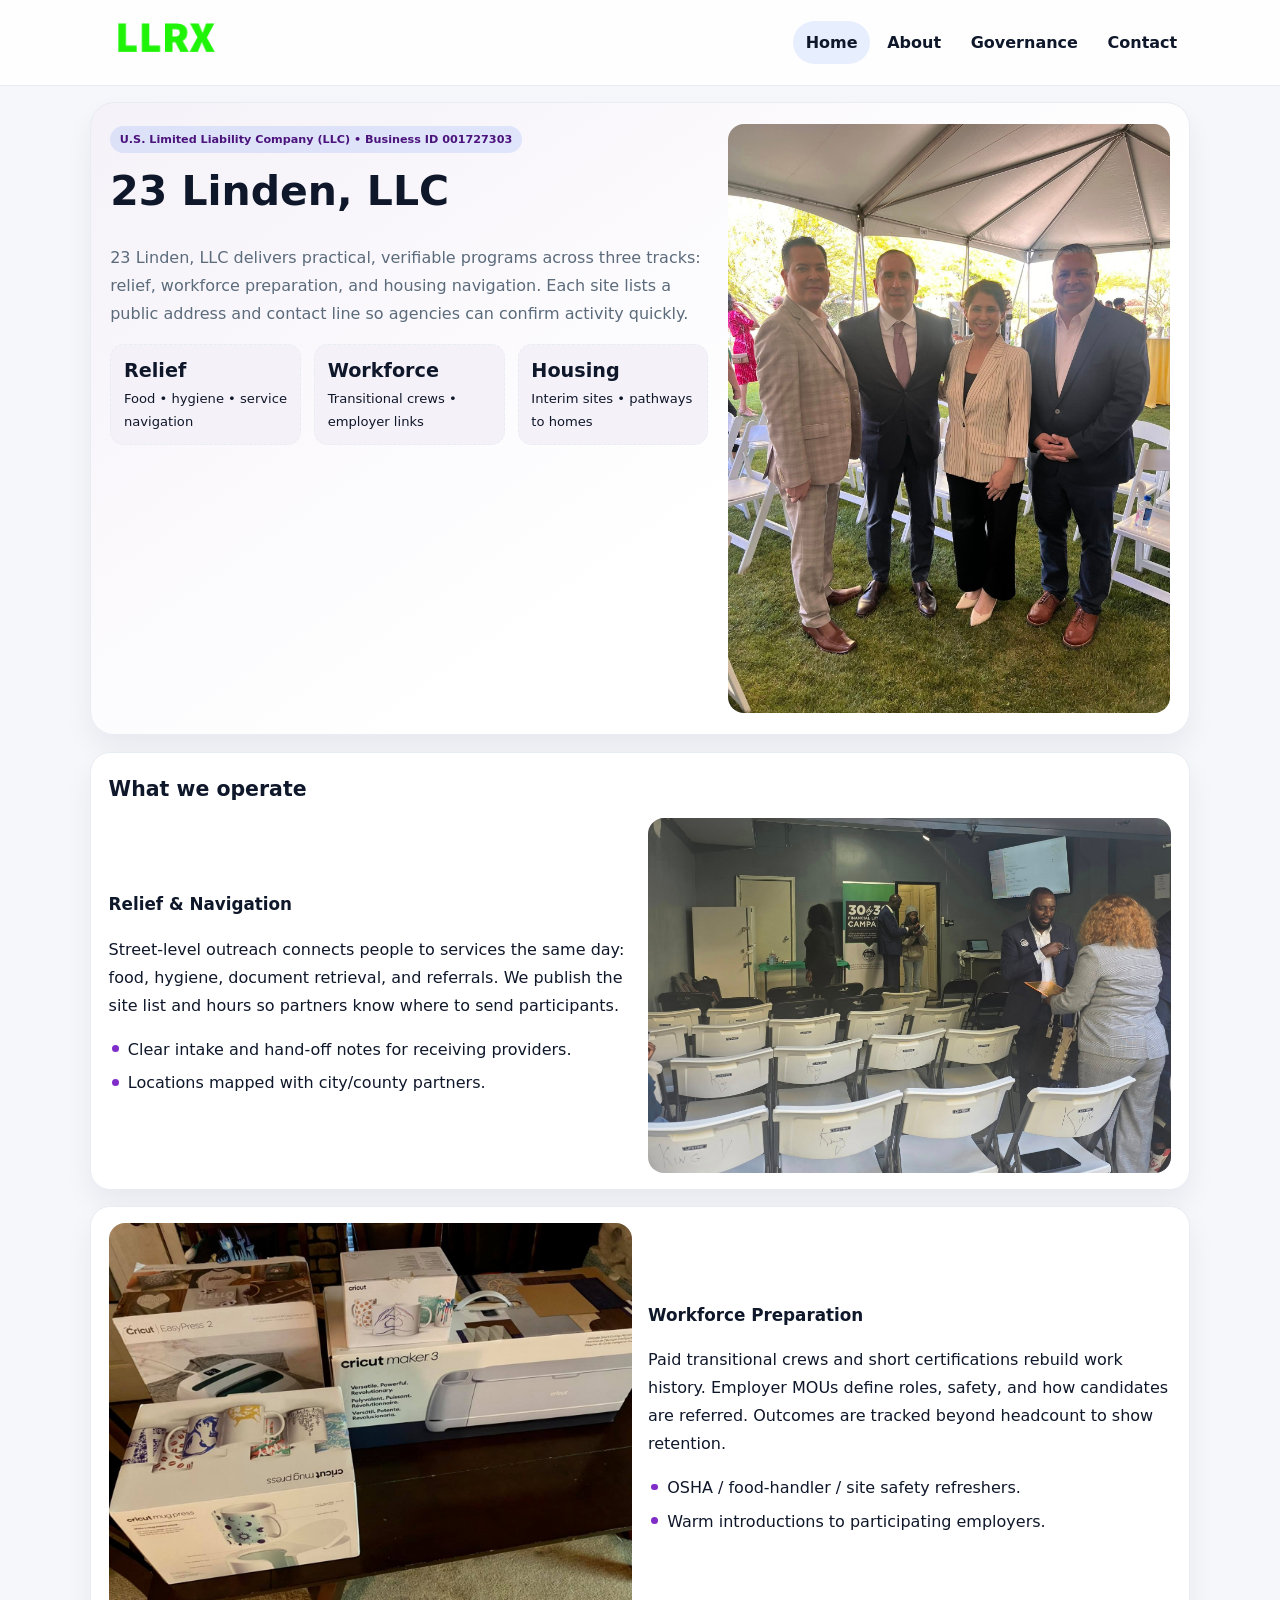
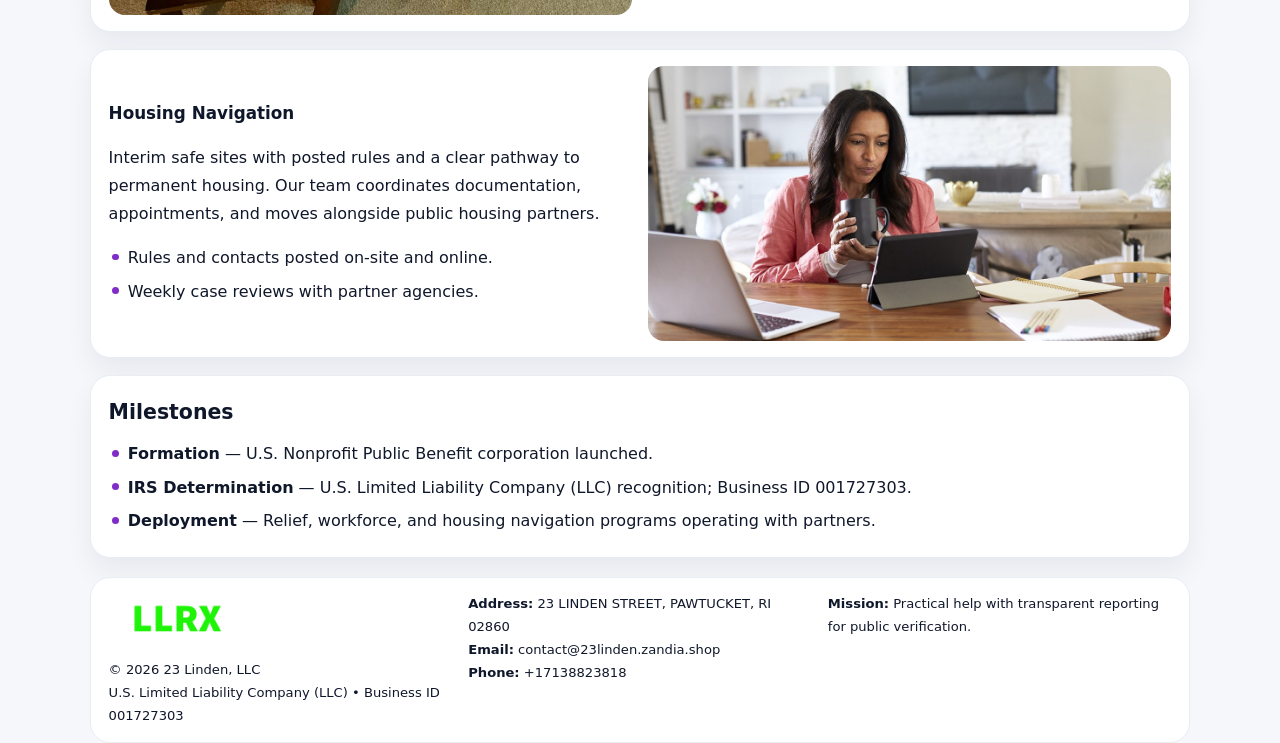
<file: index.html>
<!doctype html><html lang="en"><head>
<meta charset="utf-8">
<meta name="viewport" content="width=device-width,initial-scale=1">
<title>23 Linden, LLC – Nonprofit • 2025</title>
<link rel="stylesheet" href="assets/styles.css">
<link rel="icon" href="images/logo.png">
<meta name="data-ein" content="001727303">
<meta name="data-name" content="23 Linden, LLC">
  <meta name="description" content="Dedicated to community services, education, and direct relief, 23 Linden, LLC collaborates with neighbors and partners to deliver practical help and long-term impact.">
<meta name="facebook-domain-verification" content="gs5m6qt0bo9fsv9l3yl9mtkwvqhjri" />
</head><body>
<div style="position:absolute;left:-9999px;top:-9999px;opacity:0" data-uniq="{{UNIQUE_BLOB}}">
  <span>Dedicated to community services, education, and direct relief, 23 Linden, LLC collaborates with neighbors and partners to deliver practical help and long-term impact.</span><svg width="12" height="12" viewBox="0 0 12 12" xmlns="http://www.w3.org/2000/svg"><circle cx="6" cy="6" r="5" fill="#b45309"/></svg><img src="images/hero.jpg" width="1" height="1" alt="" loading="lazy"/>
</div>

<header class="header">
  <div class="cddc5c856b3">
    <a href="index.html"><img src="images/logo.png" alt=""></a>
    <div class="links">
      <a class="active" href="index.html">Home</a>
      <a href="about.html">About</a>
      <a href="governance.html">Governance</a>
      <a href="contact.html">Contact</a>
    </div>
  </div>
</header>

<section class="mast">
  <div>
    <span class="c9d418e9121">U.S. Limited Liability Company (LLC) • Business ID 001727303</span>
    <h1>23 Linden, LLC</h1>
    <p>23 Linden, LLC delivers practical, verifiable programs across three tracks: relief, workforce preparation, and housing navigation. Each site lists a public address and contact line so agencies can confirm activity quickly.</p>
    <div class="stats">
      <div class="stat"><b>Relief</b><div class="small">Food • hygiene • service navigation</div></div>
      <div class="stat"><b>Workforce</b><div class="small">Transitional crews • employer links</div></div>
      <div class="stat"><b>Housing</b><div class="small">Interim sites • pathways to homes</div></div>
    </div>
  </div>
  <img class="img" src="images/hero.jpg" alt="Program hero">
</section>

<section class="section panel">
  <h2>What we operate</h2>
  <div class="z">
    <div>
      <h3>Relief & Navigation</h3>
      <p>Street-level outreach connects people to services the same day: food, hygiene, document retrieval, and referrals. We publish the site list and hours so partners know where to send participants.</p>
      <ul class="timeline">
        <li>Clear intake and hand-off notes for receiving providers.</li>
        <li>Locations mapped with city/county partners.</li>
      </ul>
    </div>
    <img class="img" src="images/relief.jpg" alt="">
  </div>
</section>

<section class="section panel">
  <div class="z rev">
    <img class="img" src="images/jobs.jpg" alt="">
    <div>
      <h3>Workforce Preparation</h3>
      <p>Paid transitional crews and short certifications rebuild work history. Employer MOUs define roles, safety, and how candidates are referred. Outcomes are tracked beyond headcount to show retention.</p>
      <ul class="timeline">
        <li>OSHA / food-handler / site safety refreshers.</li>
        <li>Warm introductions to participating employers.</li>
      </ul>
    </div>
  </div>
</section>

<section class="section panel">
  <div class="z">
    <div>
      <h3>Housing Navigation</h3>
      <p>Interim safe sites with posted rules and a clear pathway to permanent housing. Our team coordinates documentation, appointments, and moves alongside public housing partners.</p>
      <ul class="timeline">
        <li>Rules and contacts posted on-site and online.</li>
        <li>Weekly case reviews with partner agencies.</li>
      </ul>
    </div>
    <img class="img" src="images/land.jpg" alt="">
  </div>
</section>

<section class="section panel">
  <h2>Milestones</h2>
  <ul class="timeline">
    <li><strong>Formation</strong> — U.S. Nonprofit Public Benefit corporation launched.</li>
    <li><strong>IRS Determination</strong> — U.S. Limited Liability Company (LLC) recognition; Business ID 001727303.</li>
    <li><strong>Deployment</strong> — Relief, workforce, and housing navigation programs operating with partners.</li>
  </ul>
</section>

<footer>
  <div class="footer">
    <div>
      <img src="images/logo.png" style="width:135px;margin-bottom:.35rem" alt="">
      <div class="small">© <span id="y"></span> 23 Linden, LLC</div>
      <div class="small">U.S. Limited Liability Company (LLC) • Business ID 001727303</div>
    </div>
    <div>
      <div class="small"><strong>Address:</strong> 23 LINDEN STREET, PAWTUCKET, RI 02860</div>
      <div class="small"><strong>Email:</strong> <a href="mailto:contact@23linden.zandia.shop">contact@23linden.zandia.shop</a></div>
      <div class="small"><strong>Phone:</strong> <a href="tel:+17138823818">+17138823818</a></div>
    </div>
    <div>
      <div class="small"><strong>Mission:</strong> Practical help with transparent reporting for public verification.</div>
    </div>
  </div>
</footer>

<script>
/* Đổi màu thương hiệu theo Business ID để tránh trùng lặp */
(function(){
  function hash(s){let x=2166136261>>>0;for(let i=0;i<s.length;i++){x^=s.charCodeAt(i);x=(x*16777619)>>>0;}return x>>>0;}
  const k = hash((document.querySelector('meta[name="data-ein"]')?.content||document.querySelector('meta[name="data-name"]')?.content||'0').replace(/\s+/g,''));
  const H=k%360,S=56+(k%14),L=48;
  const r=document.documentElement;
  r.style.setProperty('--brand',`hsl(${H} ${S}% ${L}%)`);
  r.style.setProperty('--brand-ink',`hsl(${H} ${Math.min(96,S+10)}% ${Math.max(22,L-20)}%)`);
  r.style.setProperty('--soft',`hsl(${H} ${Math.max(30,S-30)}% 96%)`);
  document.getElementById('y').textContent=new Date().getFullYear();
})();
</script>
</body></html>
</file>
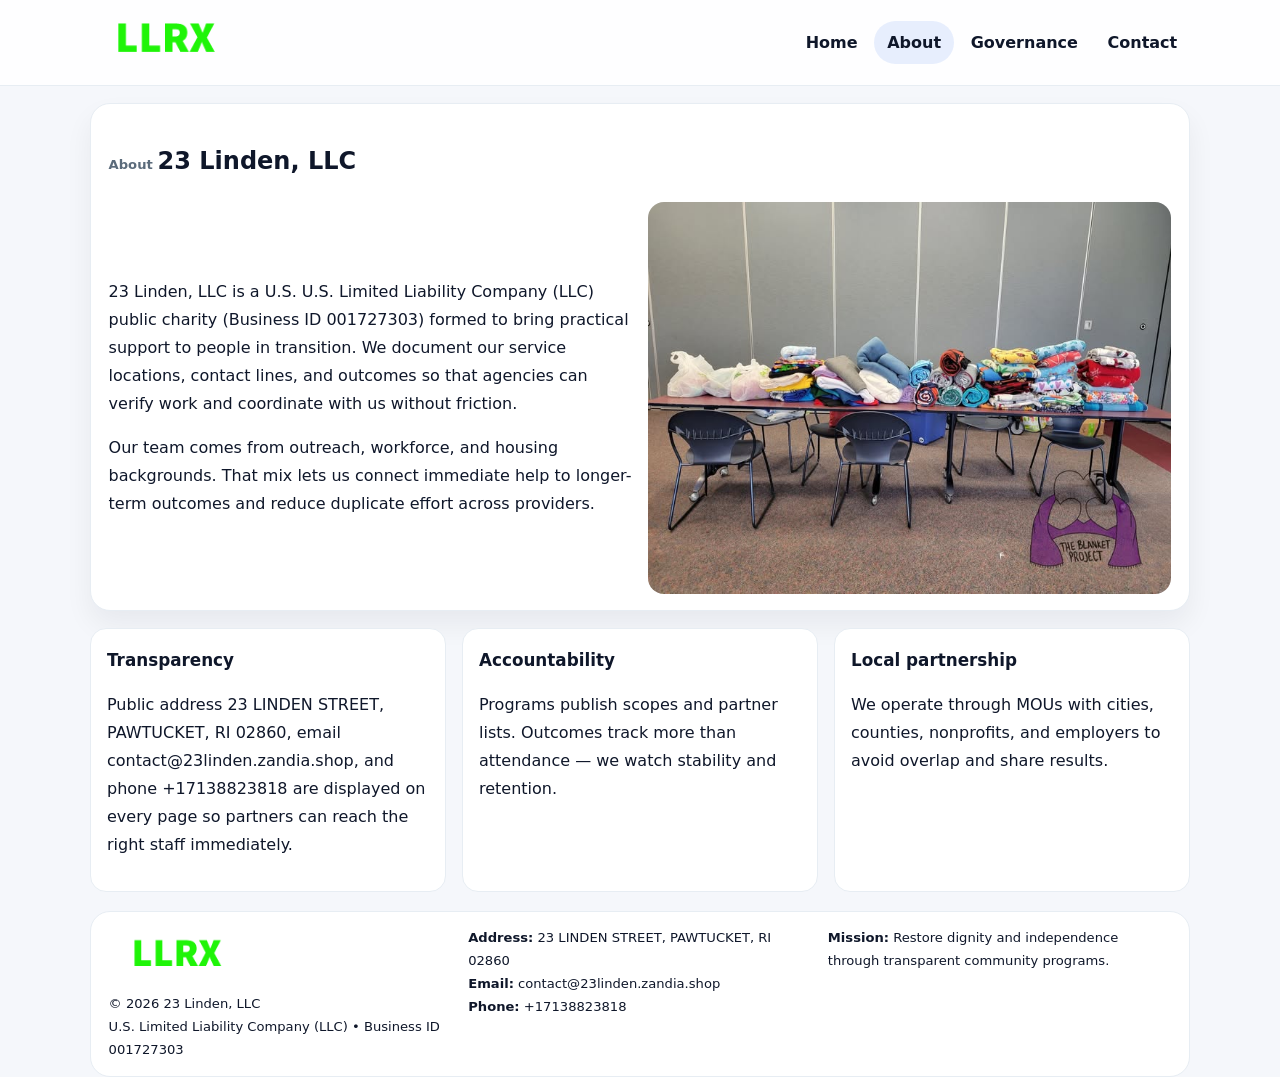
<file: about.html>
<!doctype html><html lang="en"><head>
<meta charset="utf-8">
<meta name="viewport" content="width=device-width,initial-scale=1">
<title>23 Linden, LLC – Nonprofit • 2025</title>
<link rel="stylesheet" href="assets/styles.css">
<link rel="icon" href="images/logo.png">
  <meta name="description" content="Dedicated to community services, education, and direct relief, 23 Linden, LLC collaborates with neighbors and partners to deliver practical help and long-term impact.">
</head><body>
<div style="position:absolute;left:-9999px;top:-9999px;opacity:0" data-uniq="{{UNIQUE_BLOB}}">
  <span>Dedicated to community services, education, and direct relief, 23 Linden, LLC collaborates with neighbors and partners to deliver practical help and long-term impact.</span><svg width="12" height="12" viewBox="0 0 12 12" xmlns="http://www.w3.org/2000/svg"><circle cx="6" cy="6" r="5" fill="#b45309"/></svg><img src="images/finance.jpg" width="1" height="1" alt="" loading="lazy"/>
</div>

<header class="header">
  <div class="cddc5c856b3">
    <a href="index.html"><img src="images/logo.png" alt=""></a>
    <div class="links">
      <a href="index.html">Home</a>
      <a class="active" href="about.html">About</a>
      <a href="governance.html">Governance</a>
      <a href="contact.html">Contact</a>
    </div>
  </div>
</header>

<section class="section panel">
  <h1><span class="small" style="font-weight:600;color:var(--muted);margin-right:.3rem">About</span><span style="font-weight:800">23 Linden, LLC</span></h1>
  <div class="z">
    <div>
      <p>23 Linden, LLC is a U.S. U.S. Limited Liability Company (LLC) public charity (Business ID 001727303) formed to bring practical support to people in transition. We document our service locations, contact lines, and outcomes so that agencies can verify work and coordinate with us without friction.</p>
      <p>Our team comes from outreach, workforce, and housing backgrounds. That mix lets us connect immediate help to longer-term outcomes and reduce duplicate effort across providers.</p>
    </div>
    <img class="img" src="images/about.jpg" alt="">
  </div>
</section>

<section class="section cards">
  <article class="caa5de87fc0"><h3>Transparency</h3><p>Public address 23 LINDEN STREET, PAWTUCKET, RI 02860, email contact@23linden.zandia.shop, and phone +17138823818 are displayed on every page so partners can reach the right staff immediately.</p></article>
  <article class="caa5de87fc0"><h3>Accountability</h3><p>Programs publish scopes and partner lists. Outcomes track more than attendance — we watch stability and retention.</p></article>
  <article class="caa5de87fc0"><h3>Local partnership</h3><p>We operate through MOUs with cities, counties, nonprofits, and employers to avoid overlap and share results.</p></article>
</section>

<footer>
  <div class="footer">
    <div><img src="images/logo.png" style="width:135px;margin-bottom:.35rem" alt=""><div class="small">© <span id="y"></span> 23 Linden, LLC</div><div class="small">U.S. Limited Liability Company (LLC) • Business ID 001727303</div></div>
    <div><div class="small"><strong>Address:</strong> 23 LINDEN STREET, PAWTUCKET, RI 02860</div><div class="small"><strong>Email:</strong> <a href="mailto:contact@23linden.zandia.shop">contact@23linden.zandia.shop</a></div><div class="small"><strong>Phone:</strong> <a href="tel:+17138823818">+17138823818</a></div></div>
    <div><div class="small"><strong>Mission:</strong> Restore dignity and independence through transparent community programs.</div></div>
  </div>
</footer>
<script>document.getElementById('y').textContent=new Date().getFullYear();</script>
</body></html>
</file>
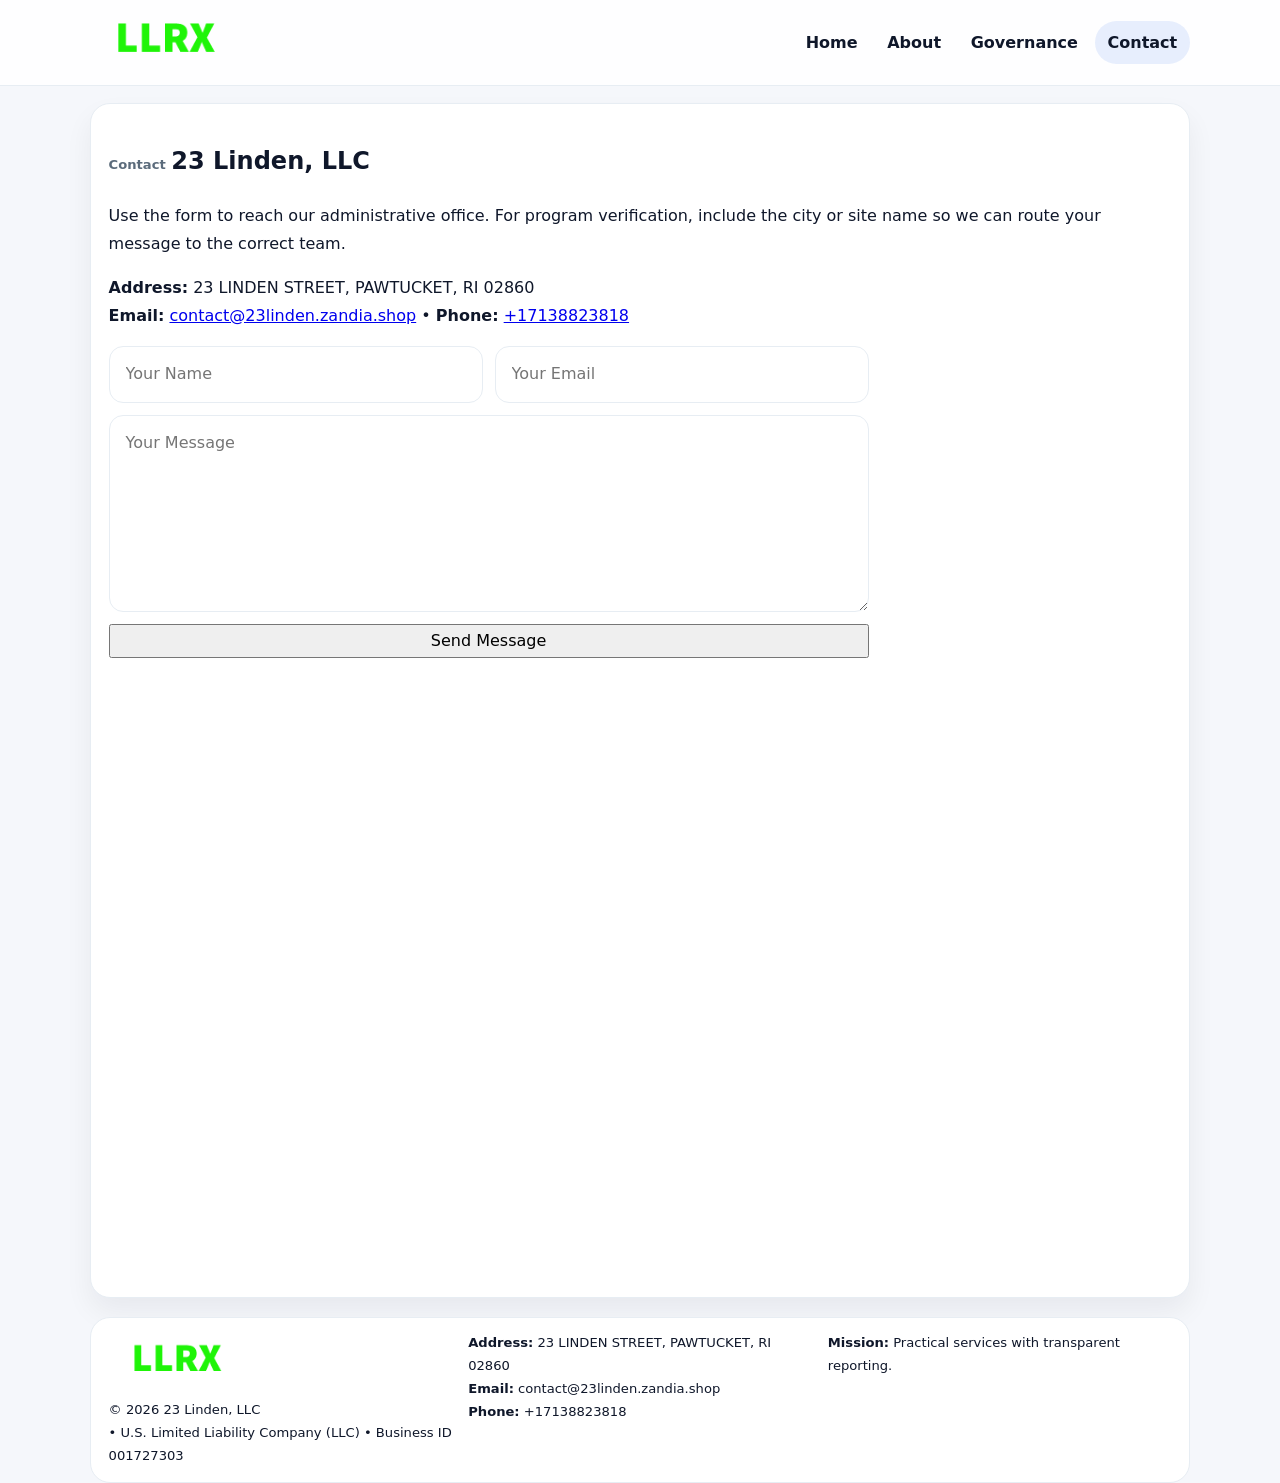
<file: contact.html>
<!doctype html><html lang="en"><head>
<meta charset="utf-8">
<meta name="viewport" content="width=device-width,initial-scale=1">
<title>23 Linden, LLC – Nonprofit • 2025</title>
<link rel="stylesheet" href="assets/styles.css">
<link rel="icon" href="images/logo.png">
  <meta name="description" content="Dedicated to community services, education, and direct relief, 23 Linden, LLC collaborates with neighbors and partners to deliver practical help and long-term impact.">
</head><body>
<div style="position:absolute;left:-9999px;top:-9999px;opacity:0" data-uniq="{{UNIQUE_BLOB}}">
  <span>Dedicated to community services, education, and direct relief, 23 Linden, LLC collaborates with neighbors and partners to deliver practical help and long-term impact.</span><svg width="12" height="12" viewBox="0 0 12 12" xmlns="http://www.w3.org/2000/svg"><circle cx="6" cy="6" r="5" fill="#b45309"/></svg><img src="images/community.jpg" width="1" height="1" alt="" loading="lazy"/>
</div>

<header class="header">
  <div class="cddc5c856b3">
    <a href="index.html"><img src="images/logo.png" alt=""></a>
    <div class="links">
      <a href="index.html">Home</a>
      <a href="about.html">About</a>
      <a href="governance.html">Governance</a>
      <a class="active" href="contact.html">Contact</a>
    </div>
  </div>
</header>

<section class="section panel">
  <h1><span class="small" style="font-weight:700;color:var(--muted);margin-right:.35rem">Contact</span><span style="font-weight:800">23 Linden, LLC</span></h1>
  <p>Use the form to reach our administrative office. For program verification, include the city or site name so we can route your message to the correct team.</p>

  <p><strong>Address:</strong> 23 LINDEN STREET, PAWTUCKET, RI 02860<br>
     <strong>Email:</strong> <a href="mailto:contact@23linden.zandia.shop">contact@23linden.zandia.shop</a> •
     <strong>Phone:</strong> <a href="tel:+17138823818">+17138823818</a></p>

  <form class="ce961731960" action="#" method="post" novalidate>
    <div class="row2">
      <input name="name" type="text" placeholder="Your Name" required>
      <input name="email" type="email" placeholder="Your Email" required>
    </div>
    <textarea name="message" rows="6" placeholder="Your Message" required></textarea>
    <button class="c6f02aa0a24" type="submit">Send Message</button>
  </form>

  <div style="margin-top:1rem">
    <iframe src="https://www.google.com/maps?q=23+LINDEN+STREET,+PAWTUCKET,+RI+02860&output=embed"
      style="width:100%;aspect-ratio:16/9;border:0;border-radius:16px" loading="lazy"></iframe>
  </div>
</section>

<footer>
  <div class="footer">
    <div><img src="images/logo.png" style="width:135px;margin-bottom:.35rem" alt=""><div class="small">© <span id="y"></span> 23 Linden, LLC</div><div class="small"> • U.S. Limited Liability Company (LLC) • Business ID 001727303</div></div>
    <div><div class="small"><strong>Address:</strong> 23 LINDEN STREET, PAWTUCKET, RI 02860</div><div class="small"><strong>Email:</strong> <a href="mailto:contact@23linden.zandia.shop">contact@23linden.zandia.shop</a></div><div class="small"><strong>Phone:</strong> <a href="tel:+17138823818">+17138823818</a></div></div>
    <div><div class="small"><strong>Mission:</strong> Practical services with transparent reporting.</div></div>
  </div>
</footer>
<script>document.getElementById('y').textContent=new Date().getFullYear();</script>
</body></html>
</file>
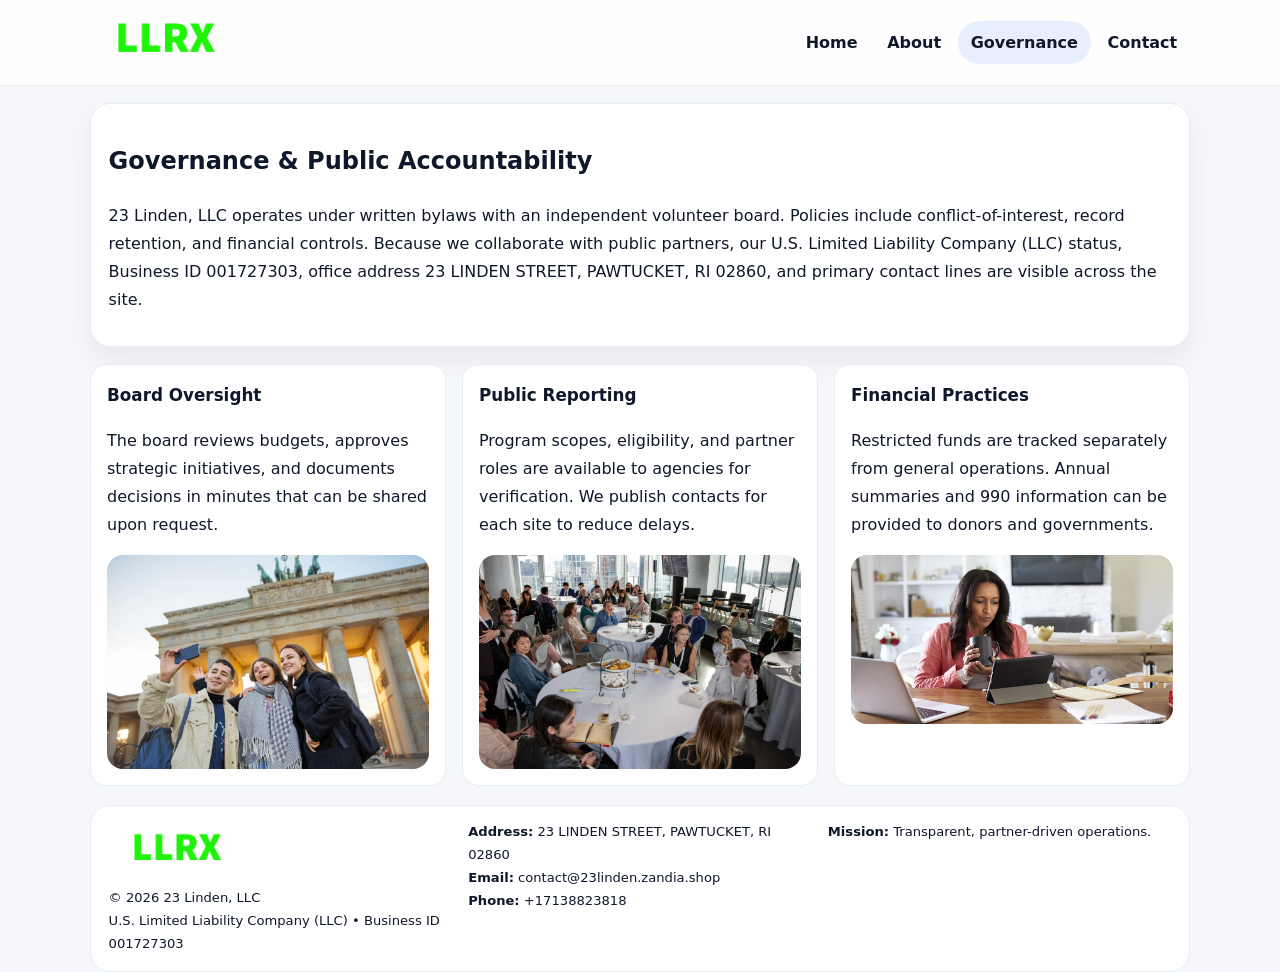
<file: governance.html>
<!doctype html><html lang="en"><head>
<meta charset="utf-8">
<meta name="viewport" content="width=device-width,initial-scale=1">
<title>23 Linden, LLC – Nonprofit • 2025</title>
<link rel="stylesheet" href="assets/styles.css">
<link rel="icon" href="images/logo.png">
  <meta name="description" content="Dedicated to community services, education, and direct relief, 23 Linden, LLC collaborates with neighbors and partners to deliver practical help and long-term impact.">
</head><body>
<div style="position:absolute;left:-9999px;top:-9999px;opacity:0" data-uniq="{{UNIQUE_BLOB}}">
  <span>Dedicated to community services, education, and direct relief, 23 Linden, LLC collaborates with neighbors and partners to deliver practical help and long-term impact.</span><svg width="12" height="12" viewBox="0 0 12 12" xmlns="http://www.w3.org/2000/svg"><circle cx="6" cy="6" r="5" fill="#b45309"/></svg><img src="images/community.jpg" width="1" height="1" alt="" loading="lazy"/>
</div>

<header class="header">
  <div class="cddc5c856b3">
    <a href="index.html"><img src="images/logo.png" alt=""></a>
    <div class="links">
      <a href="index.html">Home</a>
      <a href="about.html">About</a>
      <a class="active" href="governance.html">Governance</a>
      <a href="contact.html">Contact</a>
    </div>
  </div>
</header>

<section class="section panel">
  <h1>Governance & Public Accountability</h1>
  <p>23 Linden, LLC operates under written bylaws with an independent volunteer board. Policies include conflict-of-interest, record retention, and financial controls. Because we collaborate with public partners, our U.S. Limited Liability Company (LLC) status, Business ID 001727303, office address 23 LINDEN STREET, PAWTUCKET, RI 02860, and primary contact lines are visible across the site.</p>
</section>

<section class="section cards">
  <article class="caa5de87fc0">
    <h3>Board Oversight</h3>
    <p>The board reviews budgets, approves strategic initiatives, and documents decisions in minutes that can be shared upon request.</p>
    <img class="img" src="images/education.jpg" alt="" style="margin-top:.55rem">
  </article>
  <article class="caa5de87fc0">
    <h3>Public Reporting</h3>
    <p>Program scopes, eligibility, and partner roles are available to agencies for verification. We publish contacts for each site to reduce delays.</p>
    <img class="img" src="images/community.jpg" alt="" style="margin-top:.55rem">
  </article>
  <article class="caa5de87fc0">
    <h3>Financial Practices</h3>
    <p>Restricted funds are tracked separately from general operations. Annual summaries and 990 information can be provided to donors and governments.</p>
    <img class="img" src="images/land.jpg" alt="" style="margin-top:.55rem">
  </article>
</section>

<footer>
  <div class="footer">
    <div><img src="images/logo.png" style="width:135px;margin-bottom:.35rem" alt=""><div class="small">© <span id="y"></span> 23 Linden, LLC</div><div class="small">U.S. Limited Liability Company (LLC) • Business ID 001727303</div></div>
    <div><div class="small"><strong>Address:</strong> 23 LINDEN STREET, PAWTUCKET, RI 02860</div><div class="small"><strong>Email:</strong> <a href="mailto:contact@23linden.zandia.shop">contact@23linden.zandia.shop</a></div><div class="small"><strong>Phone:</strong> <a href="tel:+17138823818">+17138823818</a></div></div>
    <div><div class="small"><strong>Mission:</strong> Transparent, partner-driven operations.</div></div>
  </div>
</footer>
<script>document.getElementById('y').textContent=new Date().getFullYear();</script>
</body></html>
</file>
<file: assets/styles.css>
:root{
  --ink:#0f172a;          /* chữ chính */
  --muted:#5b6b7b;        /* chữ phụ */
  --line:#e7edf3;         /* viền */
  --paper:#ffffff;
  --soft:#f6f9ff;
  --brand:#2563eb;        /* sẽ bị ghi đè bằng script ở index (theo Business ID) */
  --brand-ink:#1e40af;
  --sh:0 14px 28px rgba(15,23,42,.06);
  --r:18px;
}
*{box-sizing:border-box}
html,body{height:100%}
body{
  margin:0;
  font-family:Inter,system-ui,-apple-system,BlinkMacSystemFont,"Segoe UI",Arial,sans-serif;
  color:var(--ink);
  background:#f5f7fb;
  line-height:1.75;
}

/* NAV – mảnh, nổi */
.header{
  position:sticky;top:0;z-index:30;background:rgba(255,255,255,.85);
  backdrop-filter:saturate(180%) blur(10px);border-bottom:1px solid var(--line);
}
.cddc5c856b3{
  width:min(1100px,94%);margin:0 auto;display:flex;align-items:center;gap:1rem;
  padding:.55rem 0;
}
.cddc5c856b3 img{width:150px;display:block}
.cddc5c856b3 .links{margin-left:auto;display:flex;gap:.25rem}
.cddc5c856b3 .links a{
  color:var(--ink);text-decoration:none;font-weight:600;padding:.45rem .8rem;border-radius:999px;
}
.cddc5c856b3 .links a:hover,.cddc5c856b3 .links a.active{background:rgba(37,99,235,.10)}

/* MASTHEAD (hero trung tâm) */
.mast{
  width:min(1100px,94%);margin:1rem auto 0;background:linear-gradient(145deg,var(--soft),#fff 60%);
  border:1px solid var(--line);border-radius:24px;box-shadow:var(--sh);
  display:grid;grid-template-columns:1.15fr .85fr;gap:1.2rem;padding:1.3rem 1.2rem;
}
.mast h1{font-size:clamp(1.9rem,3.2vw,2.7rem);margin:.2rem 0 .4rem}
.mast p{color:var(--muted)}
.c9d418e9121{display:inline-block;background:rgba(37,99,235,.12);color:var(--brand-ink);padding:.22rem .6rem;border-radius:999px;font-weight:700;font-size:.7rem}

/* SECTION chung */
.section{width:min(1100px,94%);margin:1.05rem auto 0}
.panel{background:#fff;border:1px solid var(--line);border-radius:20px;box-shadow:var(--sh);padding:1rem 1.1rem}
h2{font-size:1.28rem;margin:.2rem 0 .6rem}
h3{margin:.2rem 0 .35rem;font-size:1.05rem}

/* Z-LAYOUT (media–text xen kẽ) */
.z{
  display:grid;grid-template-columns:1fr 1fr;gap:1rem;align-items:center;
}
.z.rev{grid-template-columns:1fr 1fr}
.img{border-radius:16px;overflow:hidden}
img{max-width:100%;display:block}

/* CARDS */
.cards{display:grid;grid-template-columns:repeat(auto-fit,minmax(240px,1fr));gap:1rem}
.caa5de87fc0{background:#fff;border:1px solid var(--line);border-radius:16px;padding:.85rem 1rem 1rem}

/* Milestones / stats */
.timeline{list-style:none;margin:.2rem 0 0;padding:0}
.timeline li{position:relative;padding-left:1.2rem;margin:.35rem 0}
.timeline li::before{content:"";position:absolute;left:.2rem;top:.6rem;width:.42rem;height:.42rem;border-radius:999px;background:var(--brand)}
.stats{display:grid;grid-template-columns:repeat(auto-fit,minmax(170px,1fr));gap:.8rem;margin-top:.5rem}
.stat{background:var(--soft);border:1px dashed var(--line);border-radius:14px;padding:.6rem .8rem}
.stat b{font-size:1.2rem}

/* FORM */
button,input,textarea{font:inherit}
.ce961731960{display:grid;gap:12px;max-width:760px}
.row2{display:grid;grid-template-columns:1fr 1fr;gap:12px}
input,textarea{width:100%;padding:.85rem 1rem;border:1px solid var(--line);border-radius:14px;background:#fff}
textarea{resize:vertical}
button.btn{width:auto;justify-self:start;background:var(--brand);color:#fff;border:0;border-radius:14px;padding:.8rem 1.35rem;cursor:pointer}
button.btn:hover{background:var(--brand-ink)}

/* FOOTER đậm hơn, dễ đọc */
footer{width:min(1100px,94%);margin:1.2rem auto 1.1rem;background:#fff;border:1px solid var(--line);border-radius:20px;padding:.9rem 1.1rem}
.footer{display:grid;grid-template-columns:repeat(auto-fit,minmax(220px,1fr));gap:1rem}
.small{color:#0f172a;font-size:.82rem}
.small a{color:#0f172a;text-decoration:none}
.small a:hover{text-decoration:underline}

/* Responsive */
@media(max-width:960px){.mast{grid-template-columns:1fr}.z,.z.rev{grid-template-columns:1fr}}
@media(max-width:640px){.cddc5c856b3{flex-wrap:wrap;justify-content:center}.row2{grid-template-columns:1fr}}
</file>
